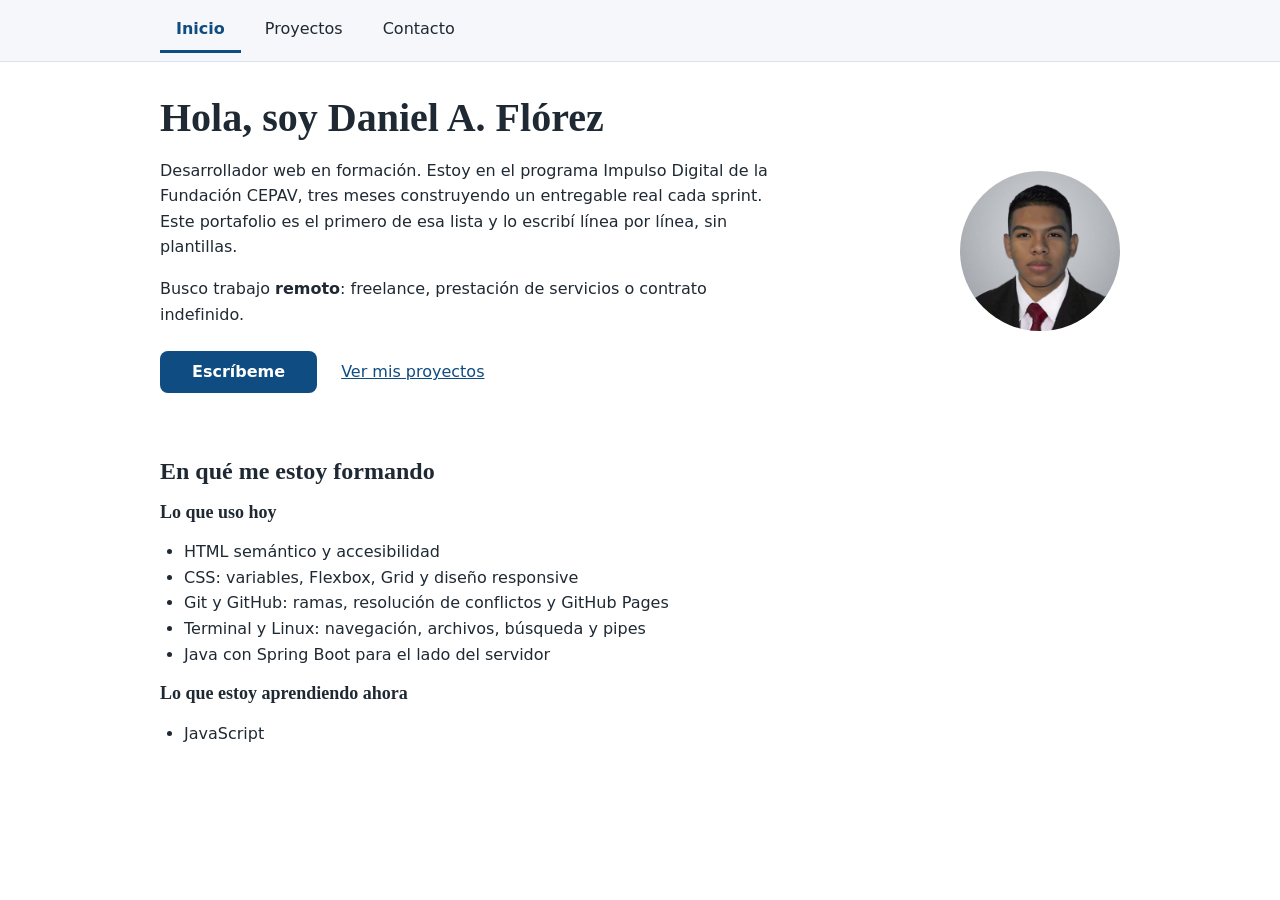
<file: index.html>
<!DOCTYPE html>
<html lang="es">
  <head>
    <meta charset="UTF-8" />
    <meta name="viewport" content="width=device-width, initial-scale=1.0" />
    <title>Daniel A. Flórez — Desarrollador web en formación</title>
    <link rel="stylesheet" href="estilos/variables.css" />
    <link rel="stylesheet" href="estilos/estilos.css" />
    <link rel="icon" href="imagenes/favicon.svg" type="image/svg+xml" />
  </head>

  <body>
    <a class="salto-contenido" href="#contenido">Saltar al contenido principal</a>

    <header>
      <nav aria-label="Navegación principal">
        <ul class="navegacion-lista">
          <li><a href="index.html" class="activo" aria-current="page">Inicio</a></li>
          <li><a href="proyectos.html">Proyectos</a></li>
          <li><a href="contacto.html">Contacto</a></li>
        </ul>
      </nav>
    </header>

    <main id="contenido" tabindex="-1">
      <div class="presentacion">
        <div class="presentacion-texto">
          <h1>Hola, soy Daniel A. Flórez</h1>

          <p>
            Desarrollador web en formación. Estoy en el programa Impulso Digital
            de la Fundación CEPAV, tres meses construyendo un entregable real
            cada sprint. Este portafolio es el primero de esa lista y lo escribí
            línea por línea, sin plantillas.
          </p>

          <p>
            Busco trabajo <strong>remoto</strong>: freelance, prestación de
            servicios o contrato indefinido.
          </p>

          <p class="acciones">
            <a class="boton" href="contacto.html">Escríbeme</a>
            <a href="proyectos.html">Ver mis proyectos</a>
          </p>
        </div>

        <img
          class="avatar"
          src="imagenes/foto-daniel.jpg"
          alt="Foto de Daniel A. Flórez"
          width="160"
          height="160"
        />
      </div>

      <section>
        <h2>En qué me estoy formando</h2>

        <h3>Lo que uso hoy</h3>
        <ul class="lista-habilidades">
          <li>HTML semántico y accesibilidad</li>
          <li>CSS: variables, Flexbox, Grid y diseño responsive</li>
          <li>Git y GitHub: ramas, resolución de conflictos y GitHub Pages</li>
          <li>Terminal y Linux: navegación, archivos, búsqueda y pipes</li>
          <li>Java con Spring Boot para el lado del servidor</li>
        </ul>

        <h3>Lo que estoy aprendiendo ahora</h3>
        <ul class="lista-habilidades">
          <li>JavaScript</li>
        </ul>
      </section>
    </main>
  </body>
</html>
</file>
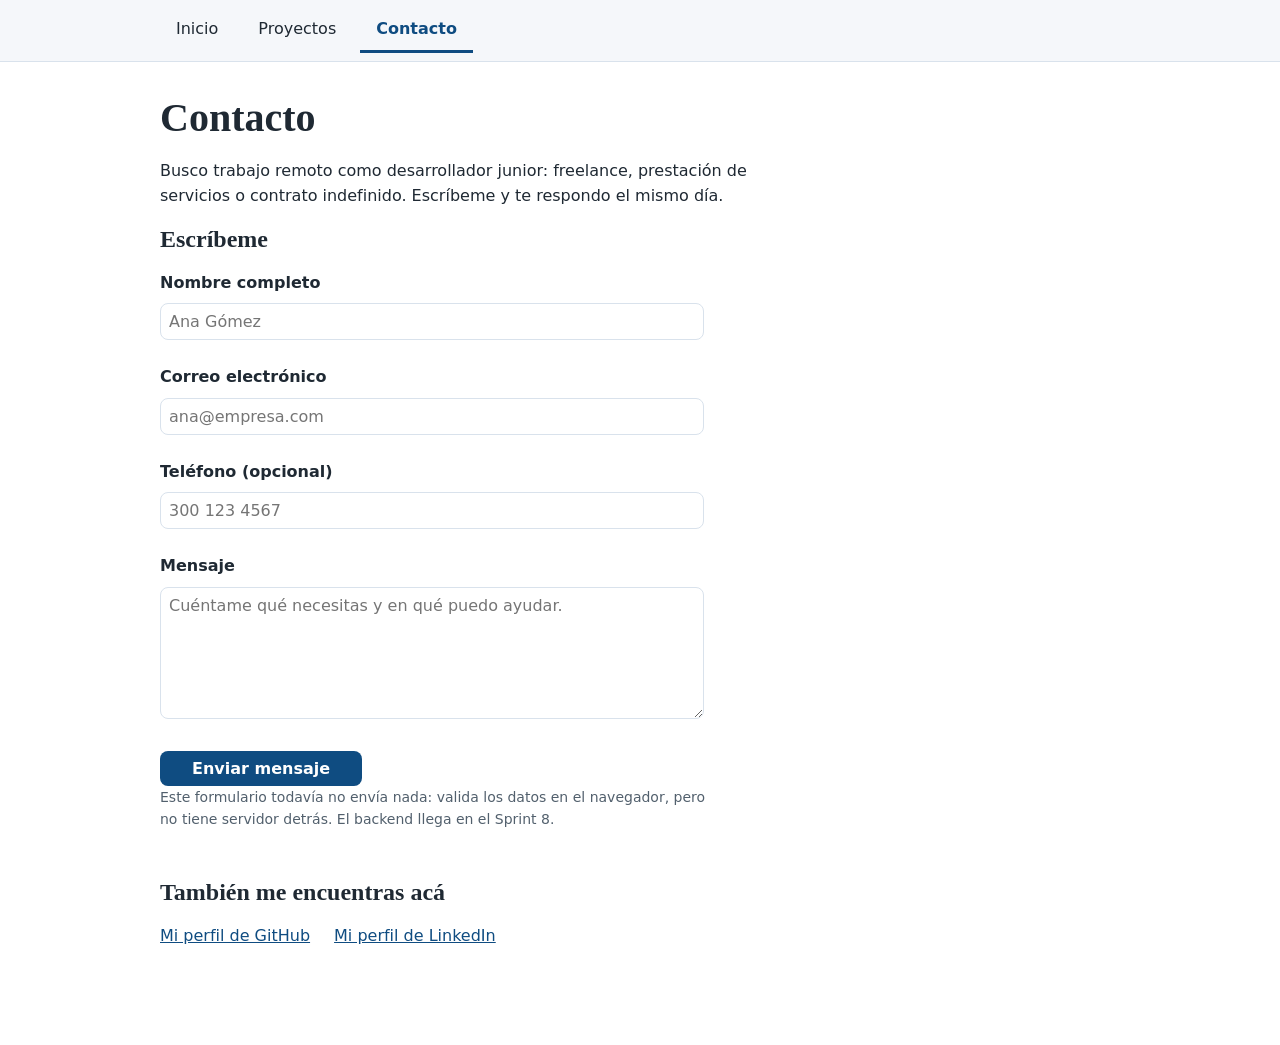
<file: contacto.html>
<!DOCTYPE html>
<html lang="es">

<head>
  <meta charset="UTF-8" />
  <meta name="viewport" content="width=device-width, initial-scale=1.0" />
  <title>Contacto — Daniel A. Flórez</title>
  <link rel="stylesheet" href="estilos/variables.css" />
  <link rel="stylesheet" href="estilos/estilos.css" />
  <link rel="icon" href="imagenes/favicon.svg" type="image/svg+xml" />
</head>

<body>
  <a class="salto-contenido" href="#contenido">Saltar al contenido principal</a>

  <header>
    <nav aria-label="Navegación principal">
      <ul class="navegacion-lista">
        <li><a href="index.html">Inicio</a></li>
        <li><a href="proyectos.html">Proyectos</a></li>
        <li><a href="contacto.html" class="activo" aria-current="page">Contacto</a></li>
      </ul>
    </nav>
  </header>

  <main id="contenido" tabindex="-1">
    <h1>Contacto</h1>

    <p>
      Busco trabajo remoto como desarrollador junior: freelance, prestación
      de servicios o contrato indefinido. Escríbeme y te respondo el mismo
      día.
    </p>

    <section>
      <h2>Escríbeme</h2>

      <form action="#" method="post" class="formulario">
        <div class="campo">
          <label for="nombre">Nombre completo</label>
          <input type="text" id="nombre" name="nombre" required minlength="3" autocomplete="name"
            placeholder="Ana Gómez" />
        </div>

        <div class="campo">
          <label for="correo">Correo electrónico</label>
          <input type="email" id="correo" name="correo" required autocomplete="email" placeholder="ana@empresa.com" />
        </div>

        <div class="campo">
          <label for="telefono">Teléfono (opcional)</label>
          <input type="tel" id="telefono" name="telefono" autocomplete="tel" placeholder="300 123 4567" />
        </div>

        <div class="campo">
          <label for="mensaje">Mensaje</label>
          <textarea id="mensaje" name="mensaje" rows="6" required minlength="20"
            placeholder="Cuéntame qué necesitas y en qué puedo ayudar."></textarea>
        </div>

        <button type="submit">Enviar mensaje</button>
      </form>

      <p class="nota">
        Este formulario todavía no envía nada: valida los datos en el
        navegador, pero no tiene servidor detrás. El backend llega en el
        Sprint 8.
      </p>
    </section>

    <section>
      <h2>También me encuentras acá</h2>
      <ul class="redes">
        <li><a href="https://github.com/asapdaniel00">Mi perfil de GitHub</a></li>
        <li>
          <a href="https://co.linkedin.com/in/daniel-alexander-florez-navarro">Mi perfil de LinkedIn</a>
        </li>
      </ul>
    </section>
  </main>
</body>

</html>
</file>
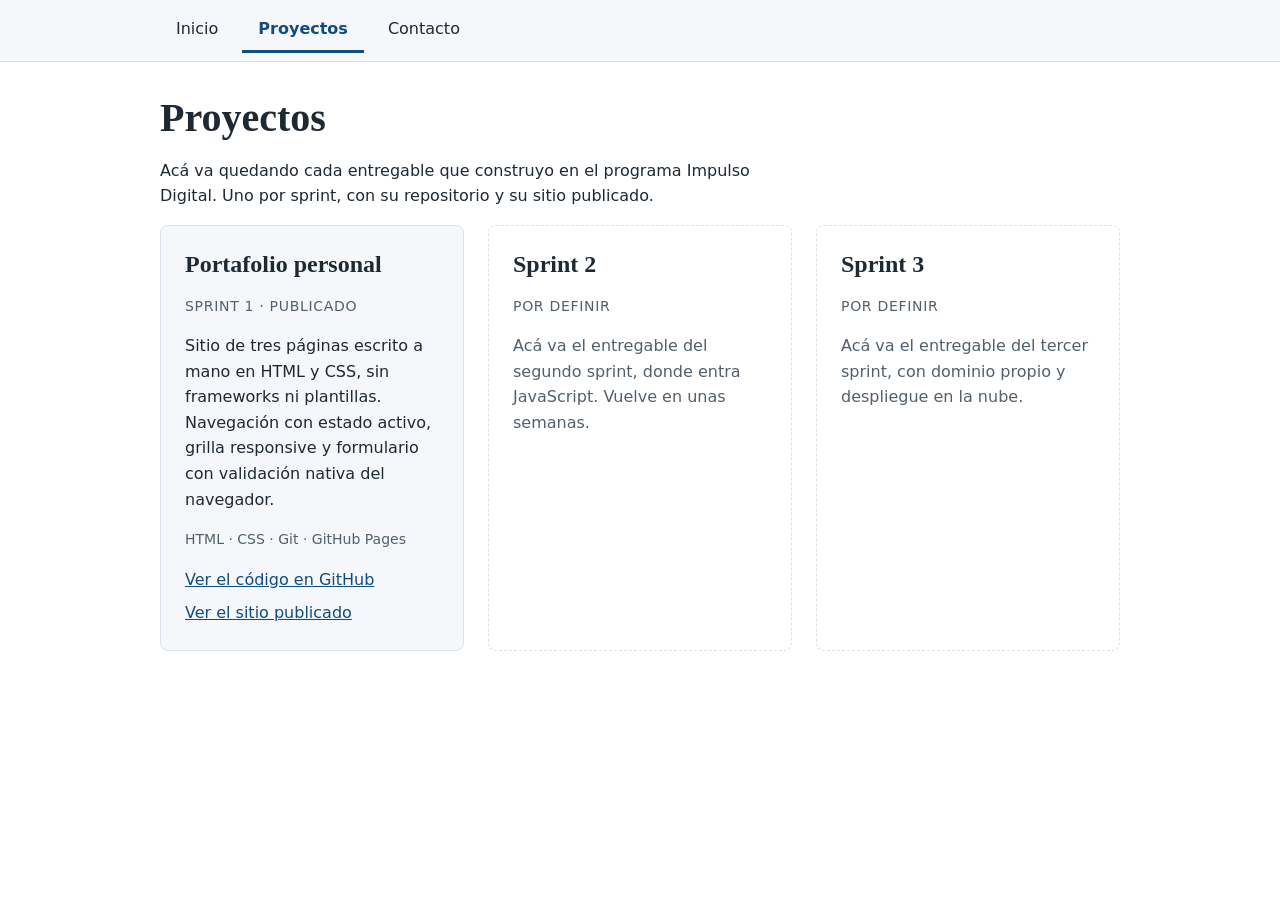
<file: proyectos.html>
<!DOCTYPE html>
<html lang="es">
  <head>
    <meta charset="UTF-8" />
    <meta name="viewport" content="width=device-width, initial-scale=1.0" />
    <title>Proyectos — Daniel A. Flórez</title>
    <link rel="stylesheet" href="estilos/variables.css" />
    <link rel="stylesheet" href="estilos/estilos.css" />
    <link rel="icon" href="imagenes/favicon.svg" type="image/svg+xml" />
  </head>

  <body>
    <a class="salto-contenido" href="#contenido">Saltar al contenido principal</a>

    <header>
      <nav aria-label="Navegación principal">
        <ul class="navegacion-lista">
          <li><a href="index.html">Inicio</a></li>
          <li><a href="proyectos.html" class="activo" aria-current="page">Proyectos</a></li>
          <li><a href="contacto.html">Contacto</a></li>
        </ul>
      </nav>
    </header>

    <main id="contenido" tabindex="-1">
      <h1>Proyectos</h1>

      <p>
        Acá va quedando cada entregable que construyo en el programa Impulso
        Digital. Uno por sprint, con su repositorio y su sitio publicado.
      </p>

      <ul class="grilla-proyectos">
        <li class="tarjeta">
          <h2>Portafolio personal</h2>
          <p class="tarjeta-meta">Sprint 1 · Publicado</p>
          <p>
            Sitio de tres páginas escrito a mano en HTML y CSS, sin frameworks
            ni plantillas. Navegación con estado activo, grilla responsive y
            formulario con validación nativa del navegador.
          </p>
          <p class="tarjeta-tecnologias">HTML · CSS · Git · GitHub Pages</p>
          <p class="tarjeta-enlaces">
            <a href="https://github.com/asapdaniel00/DanielAFlorez">Ver el código en GitHub</a>
            <a href="https://asapdaniel00.github.io/DanielAFlorez/">Ver el sitio publicado</a>
          </p>
        </li>

        <li class="tarjeta tarjeta-pendiente">
          <h2>Sprint 2</h2>
          <p class="tarjeta-meta">Por definir</p>
          <p>
            Acá va el entregable del segundo sprint, donde entra JavaScript.
            Vuelve en unas semanas.
          </p>
        </li>

        <li class="tarjeta tarjeta-pendiente">
          <h2>Sprint 3</h2>
          <p class="tarjeta-meta">Por definir</p>
          <p>
            Acá va el entregable del tercer sprint, con dominio propio y
            despliegue en la nube.
          </p>
        </li>
      </ul>
    </main>
  </body>
</html>
</file>
<file: estilos/variables.css>
:root {
  --color-primario: #0f4c81;
  --color-primario-oscuro: #0a3558;
  --color-texto: #1f2933;
  --color-texto-suave: #52606d;
  --color-fondo: #ffffff;
  --color-fondo-alterno: #f5f7fa;
  --color-borde: #d9e2ec;
  --color-foco: #b45309;

  --fuente-base: system-ui, -apple-system, "Segoe UI", Roboto, Arial, sans-serif;
  --fuente-titulos: Georgia, "Times New Roman", serif;

  --espacio-1: 0.5rem;
  --espacio-2: 1rem;
  --espacio-3: 1.5rem;
  --espacio-4: 2rem;
  --espacio-5: 3rem;

  --ancho-maximo: 64rem;
  --radio: 0.5rem;
}
</file>
<file: estilos/estilos.css>
*,
*::before,
*::after {
  box-sizing: border-box;
}

body {
  margin: 0;
  background-color: var(--color-fondo);
  color: var(--color-texto);
  font-family: var(--fuente-base);
  font-size: 1rem;
  line-height: 1.6;
}

img {
  max-width: 100%;
  height: auto;
}

h1,
h2,
h3 {
  font-family: var(--fuente-titulos);
  color: var(--color-texto);
  line-height: 1.2;
  margin: 0 0 var(--espacio-2);
}

h1 {
  font-size: 2rem;
}

h2 {
  font-size: 1.5rem;
}

h3 {
  font-size: 1.125rem;
}

p {
  margin: 0 0 var(--espacio-2);
  max-width: 62ch;
}

a {
  color: var(--color-primario);
  text-decoration: underline;
}

a:hover {
  color: var(--color-primario-oscuro);
}

a:focus-visible,
button:focus-visible,
input:focus-visible,
textarea:focus-visible {
  outline: 3px solid var(--color-foco);
  outline-offset: 2px;
}

.navegacion-lista {
  list-style: none;
  margin: 0;
  padding: 0;
}

.navegacion-lista a {
  display: inline-block;
  padding: var(--espacio-1) var(--espacio-2);
  color: var(--color-texto);
  text-decoration: none;
  border-bottom: 3px solid transparent;
}

.navegacion-lista a:hover {
  color: var(--color-primario);
}

.navegacion-lista a.activo {
  color: var(--color-primario);
  font-weight: 700;
  border-bottom-color: var(--color-primario);
}

label {
  display: block;
  margin-bottom: var(--espacio-1);
  font-weight: 700;
}

input,
textarea {
  width: 100%;
  padding: var(--espacio-1);
  border: 1px solid var(--color-borde);
  border-radius: var(--radio);
  font-family: inherit;
  font-size: 1rem;
  color: var(--color-texto);
}

button {
  padding: var(--espacio-1) var(--espacio-4);
  background-color: var(--color-primario);
  color: var(--color-fondo);
  border: none;
  border-radius: var(--radio);
  font-family: inherit;
  font-size: 1rem;
  font-weight: 700;
  cursor: pointer;
}

button:hover {
  background-color: var(--color-primario-oscuro);
}

.nota {
  color: var(--color-texto-suave);
  font-size: 0.875rem;
}

header {
  background-color: var(--color-fondo-alterno);
  border-bottom: 1px solid var(--color-borde);
}

header nav {
  max-width: var(--ancho-maximo);
  margin: 0 auto;
  padding: var(--espacio-1) var(--espacio-2);
}

.navegacion-lista {
  display: flex;
  flex-wrap: wrap;
  gap: var(--espacio-1);
}

main {
  max-width: var(--ancho-maximo);
  margin: 0 auto;
  padding: var(--espacio-4) var(--espacio-2) var(--espacio-5);
}

section {
  margin-bottom: var(--espacio-5);
}

.presentacion {
  display: flex;
  flex-wrap: wrap;
  align-items: center;
  gap: var(--espacio-4);
  margin-bottom: var(--espacio-5);
}

.presentacion-texto {
  flex: 1 1 18rem;
  min-width: 0;
}

.avatar {
  flex-shrink: 0;
  width: 160px;
  height: 160px;
  border-radius: 50%;
}

.acciones {
  display: flex;
  flex-wrap: wrap;
  align-items: center;
  gap: var(--espacio-3);
  margin-top: var(--espacio-3);
}

.boton {
  display: inline-block;
  padding: var(--espacio-1) var(--espacio-4);
  background-color: var(--color-primario);
  color: var(--color-fondo);
  border-radius: var(--radio);
  font-weight: 700;
  text-decoration: none;
}

.boton:hover {
  background-color: var(--color-primario-oscuro);
  color: var(--color-fondo);
}

.lista-habilidades {
  padding-left: var(--espacio-3);
}

.grilla-proyectos {
  list-style: none;
  margin: 0;
  padding: 0;
  display: grid;
  gap: var(--espacio-3);
  grid-template-columns: 1fr; }

.tarjeta {
  display: flex;
  flex-direction: column;
  padding: var(--espacio-3);
  background-color: var(--color-fondo-alterno);
  border: 1px solid var(--color-borde);
  border-radius: var(--radio);
}

.tarjeta p {
  max-width: none;
}

.tarjeta-meta {
  margin-bottom: var(--espacio-2);
  color: var(--color-texto-suave);
  font-size: 0.875rem;
  text-transform: uppercase;
  letter-spacing: 0.05em;
}

.tarjeta-tecnologias {
  color: var(--color-texto-suave);
  font-size: 0.875rem;
}

.tarjeta-enlaces {
  display: flex;
  flex-direction: column;
  gap: var(--espacio-1);
  margin-top: auto;
  margin-bottom: 0;
}

.tarjeta-pendiente {
  background-color: var(--color-fondo);
  border-style: dashed;
  color: var(--color-texto-suave);
}

.formulario {
  max-width: 34rem;
}

.campo {
  margin-bottom: var(--espacio-3);
}

.redes {
  list-style: none;
  margin: 0;
  padding: 0;
  display: flex;
  flex-wrap: wrap;
  gap: var(--espacio-3);
}

@media (min-width: 640px) {
  .grilla-proyectos {
    grid-template-columns: repeat(2, 1fr);
  }

  h1 {
    font-size: 2.5rem;
  }
}

@media (min-width: 1024px) {
  .grilla-proyectos {
    grid-template-columns: repeat(3, 1fr);
  }

  header nav,
  main {
    padding-left: var(--espacio-4);
    padding-right: var(--espacio-4);
  }
}

.salto-contenido {
  position: absolute;
  top: 0;
  left: 0;
  z-index: 10;
  transform: translateY(-200%);
  padding: var(--espacio-1) var(--espacio-2);
  background-color: var(--color-primario);
  color: var(--color-fondo);
  text-decoration: none;
  font-weight: 700;
}

.salto-contenido:focus {
  transform: translateY(0);
}

main:focus {
  outline: none;
}
</file>
